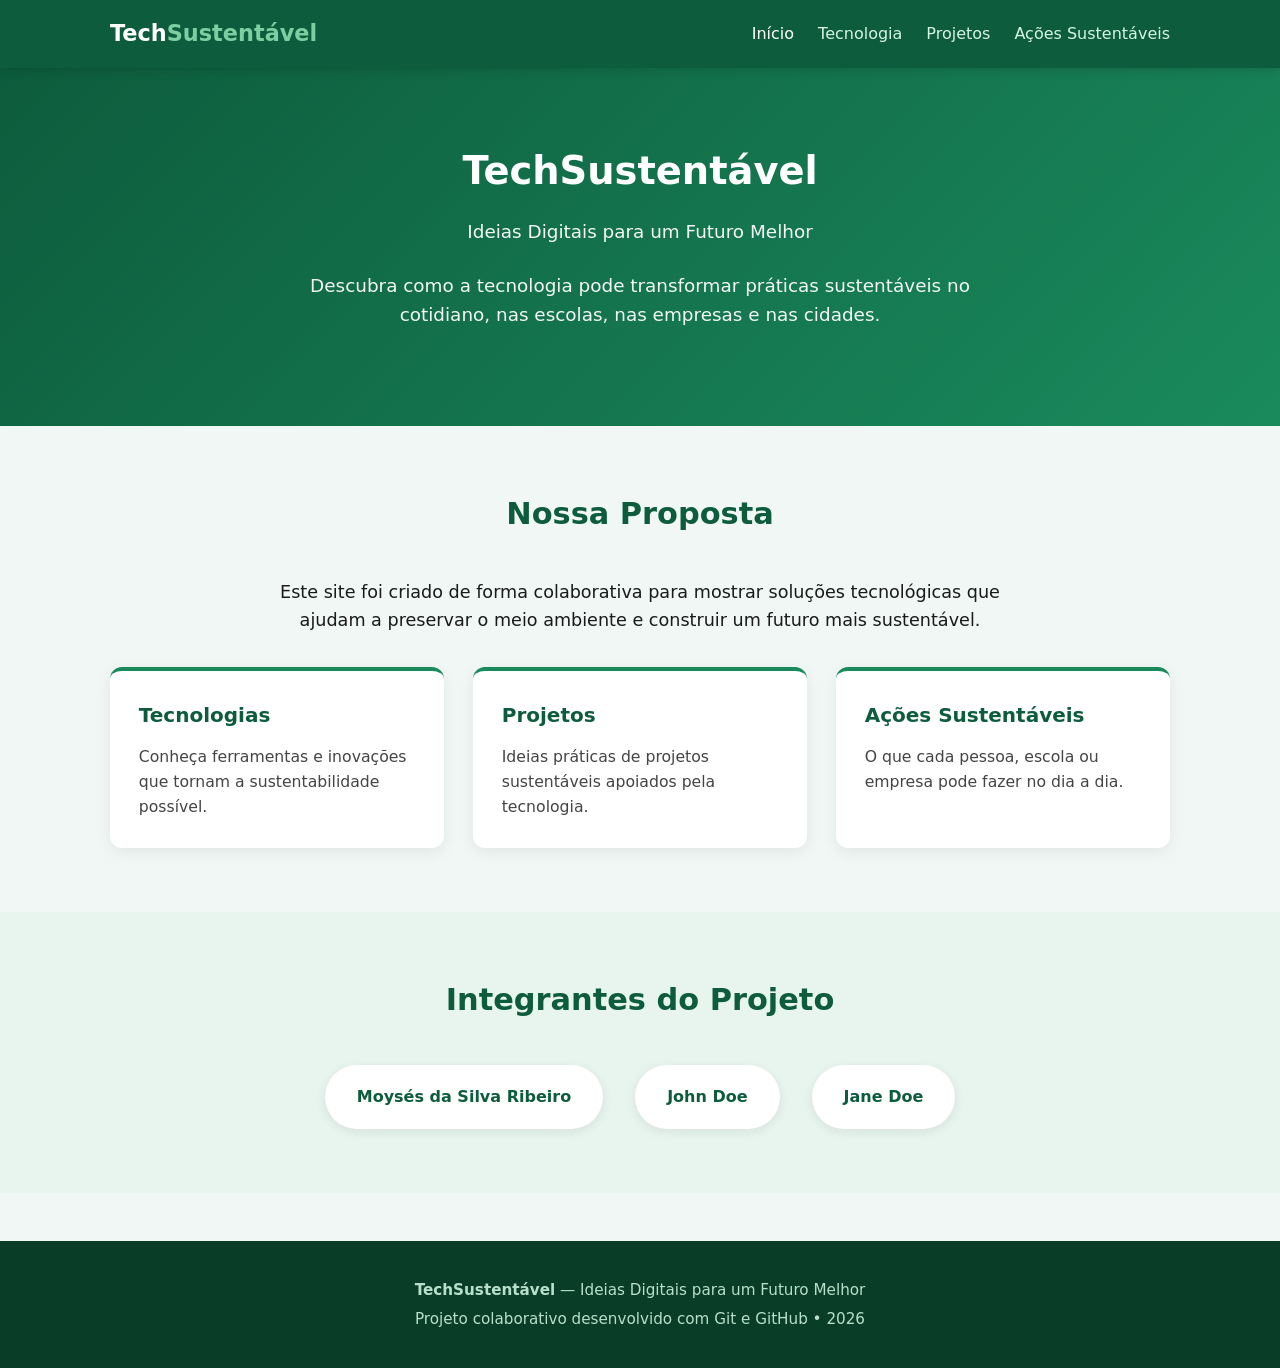
<file: index.html>
<!DOCTYPE html>
<html lang="pt-BR">
<head>
    <meta charset="UTF-8">
    <meta name="viewport" content="width=device-width, initial-scale=1.0">
    <title>TechSustentável | Ideias Digitais para um Futuro Melhor</title>
    <link rel="stylesheet" href="style.css">
</head>
<body>
    <header>
        <div class="container">
            <div class="logo">Tech<span>Sustentável</span></div>
            <nav>
                <ul>
                    <li><a href="index.html" class="active">Início</a></li>
                    <li><a href="tecnologia.html">Tecnologia</a></li>
                    <li><a href="projetos.html">Projetos</a></li>
                    <li><a href="acoes.html">Ações Sustentáveis</a></li>
                </ul>
            </nav>
        </div>
    </header>

    <section class="hero">
        <div class="container">
            <h1>TechSustentável</h1>
            <p>Ideias Digitais para um Futuro Melhor</p>
            <p>Descubra como a tecnologia pode transformar práticas sustentáveis no cotidiano, nas escolas, nas empresas e nas cidades.</p>
        </div>
    </section>

    <section>
        <div class="container">
            <h2 class="section-title">Nossa Proposta</h2>
            <p style="text-align: center; max-width: 750px; margin: 0 auto 2rem; font-size: 1.1rem;">
                Este site foi criado de forma colaborativa para mostrar soluções tecnológicas que ajudam a preservar o meio ambiente e construir um futuro mais sustentável.
            </p>

            <div class="grid">
                <a href="tecnologia.html" class="card" style="text-decoration: none; color: inherit;">
                    <h3>Tecnologias</h3>
                    <p>Conheça ferramentas e inovações que tornam a sustentabilidade possível.</p>
                </a>
                <a href="projetos.html" class="card" style="text-decoration: none; color: inherit;">
                    <h3>Projetos</h3>
                    <p>Ideias práticas de projetos sustentáveis apoiados pela tecnologia.</p>
                </a>
                <a href="acoes.html" class="card" style="text-decoration: none; color: inherit;">
                    <h3>Ações Sustentáveis</h3>
                    <p>O que cada pessoa, escola ou empresa pode fazer no dia a dia.</p>
                </a>
            </div>
        </div>
    </section>

    <section style="background: #e8f5ee;">
        <div class="container">
            <h2 class="section-title">Integrantes do Projeto</h2>
            <div class="integrantes">
                <div class="integrante">Moysés da Silva Ribeiro</div>
                <div class="integrante">John Doe</div>
                <div class="integrante">Jane Doe</div>
            </div>
        </div>
    </section>

    <footer>
        <div class="container">
            <p><strong>TechSustentável</strong> — Ideias Digitais para um Futuro Melhor</p>
            <p>Projeto colaborativo desenvolvido com Git e GitHub • 2026</p>
        </div>
    </footer>

    <script src="script.js"></script>
</body>
</html>
</file>
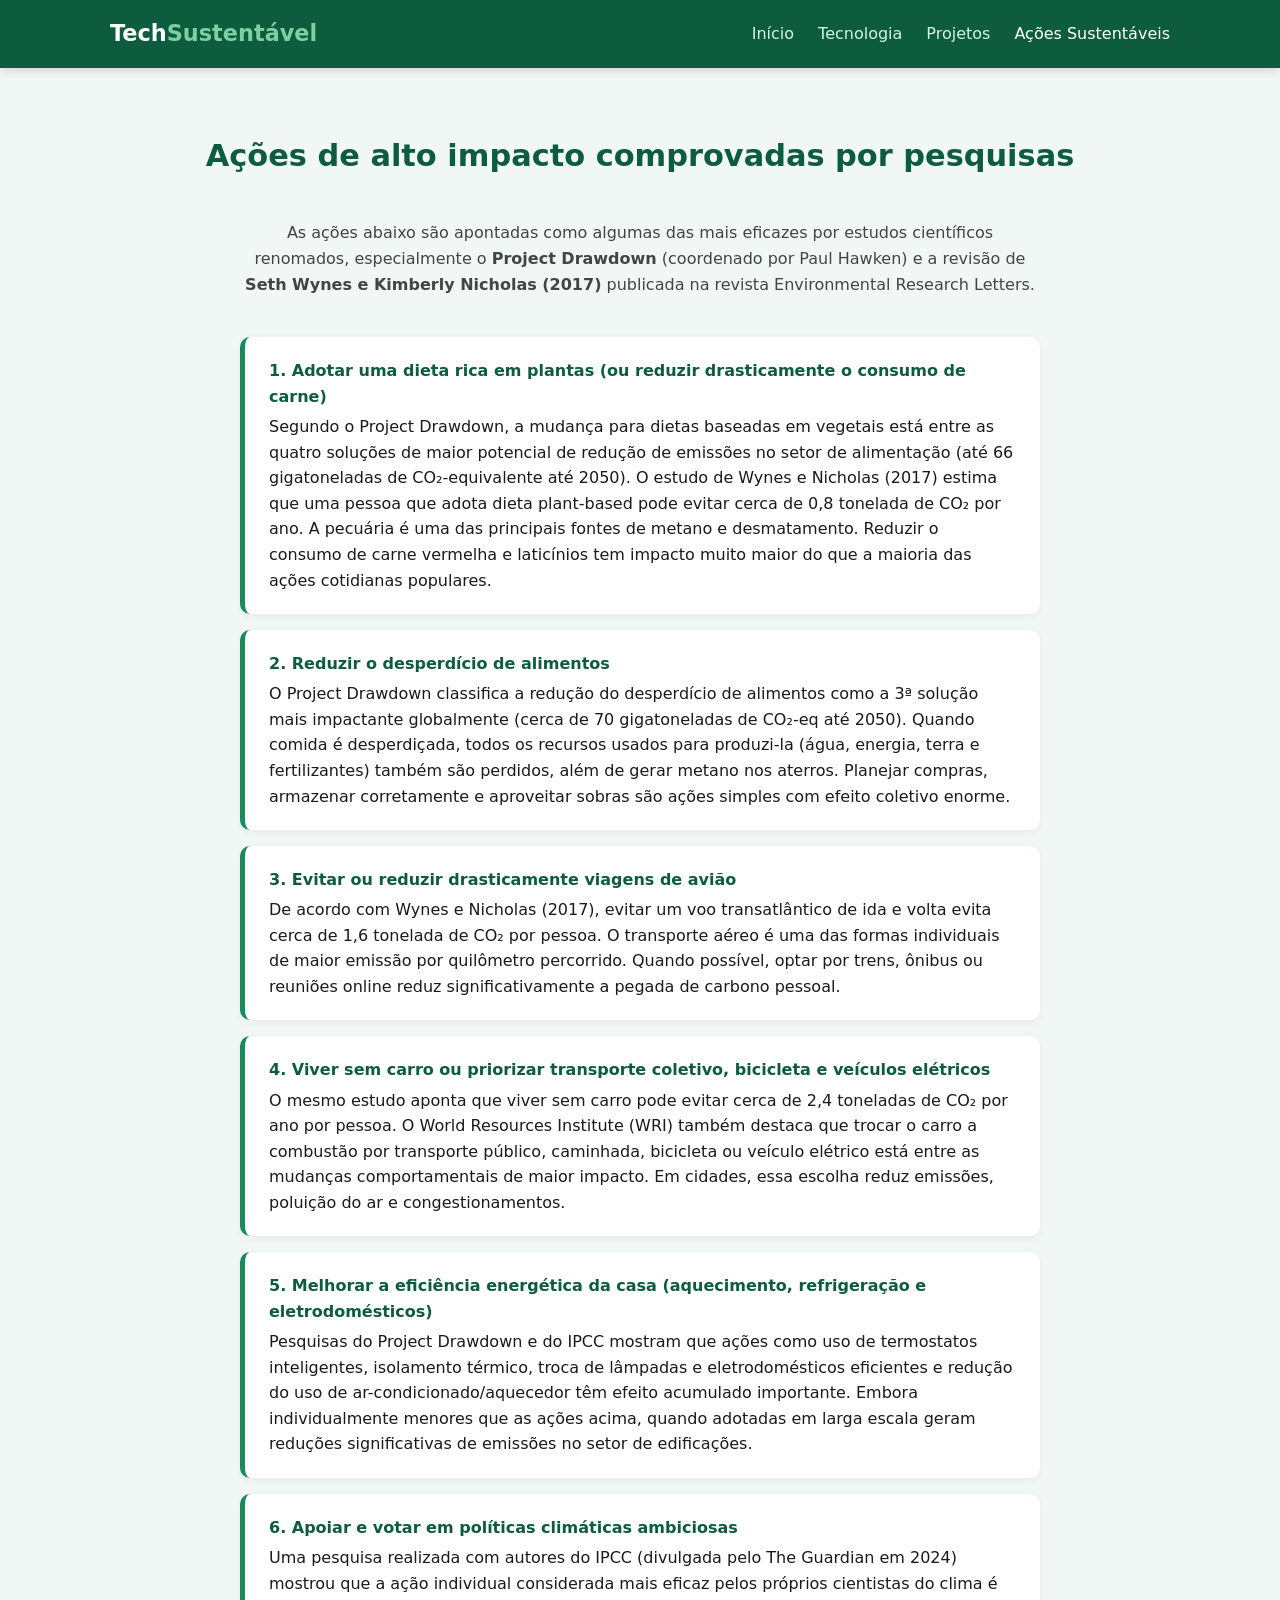
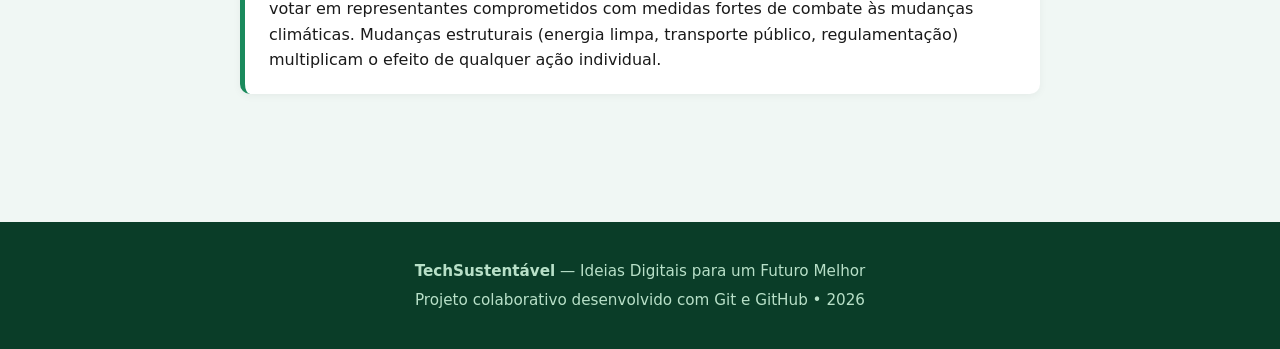
<file: acoes.html>
<!DOCTYPE html>
<html lang="pt-BR">
<head>
    <meta charset="UTF-8">
    <meta name="viewport" content="width=device-width, initial-scale=1.0">
    <title>Ações Sustentáveis | TechSustentável</title>
    <link rel="stylesheet" href="style.css">
</head>
<body>
    <header>
        <div class="container">
            <div class="logo">Tech<span>Sustentável</span></div>
            <nav>
                <ul>
                    <li><a href="index.html">Início</a></li>
                    <li><a href="tecnologia.html">Tecnologia</a></li>
                    <li><a href="projetos.html">Projetos</a></li>
                    <li><a href="acoes.html" class="active">Ações Sustentáveis</a></li>
                </ul>
            </nav>
        </div>
    </header>

    <section>
        <div class="container">
            <h2 class="section-title">Ações de alto impacto comprovadas por pesquisas</h2>
            <p style="text-align: center; max-width: 800px; margin: 0 auto 2.5rem; color: #444;">
                As ações abaixo são apontadas como algumas das mais eficazes por estudos científicos renomados, 
                especialmente o <strong>Project Drawdown</strong> (coordenado por Paul Hawken) e a revisão de 
                <strong>Seth Wynes e Kimberly Nicholas (2017)</strong> publicada na revista Environmental Research Letters.
            </p>
        
            <ul class="lista-acoes">
                <li>
                    <strong>1. Adotar uma dieta rica em plantas (ou reduzir drasticamente o consumo de carne)</strong>
                    Segundo o Project Drawdown, a mudança para dietas baseadas em vegetais está entre as quatro soluções de maior potencial de redução de emissões no setor de alimentação (até 66 gigatoneladas de CO₂-equivalente até 2050). 
                    O estudo de Wynes e Nicholas (2017) estima que uma pessoa que adota dieta plant-based pode evitar cerca de 0,8 tonelada de CO₂ por ano. 
                    A pecuária é uma das principais fontes de metano e desmatamento. Reduzir o consumo de carne vermelha e laticínios tem impacto muito maior do que a maioria das ações cotidianas populares.
                </li>
                <li>
                    <strong>2. Reduzir o desperdício de alimentos</strong>
                    O Project Drawdown classifica a redução do desperdício de alimentos como a 3ª solução mais impactante globalmente (cerca de 70 gigatoneladas de CO₂-eq até 2050). 
                    Quando comida é desperdiçada, todos os recursos usados para produzi-la (água, energia, terra e fertilizantes) também são perdidos, além de gerar metano nos aterros. 
                    Planejar compras, armazenar corretamente e aproveitar sobras são ações simples com efeito coletivo enorme.
                </li>
                <li>
                    <strong>3. Evitar ou reduzir drasticamente viagens de avião</strong>
                    De acordo com Wynes e Nicholas (2017), evitar um voo transatlântico de ida e volta evita cerca de 1,6 tonelada de CO₂ por pessoa. 
                    O transporte aéreo é uma das formas individuais de maior emissão por quilômetro percorrido. 
                    Quando possível, optar por trens, ônibus ou reuniões online reduz significativamente a pegada de carbono pessoal.
                </li>
                <li>
                    <strong>4. Viver sem carro ou priorizar transporte coletivo, bicicleta e veículos elétricos</strong>
                    O mesmo estudo aponta que viver sem carro pode evitar cerca de 2,4 toneladas de CO₂ por ano por pessoa. 
                    O World Resources Institute (WRI) também destaca que trocar o carro a combustão por transporte público, caminhada, bicicleta ou veículo elétrico está entre as mudanças comportamentais de maior impacto. 
                    Em cidades, essa escolha reduz emissões, poluição do ar e congestionamentos.
                </li>
                <li>
                    <strong>5. Melhorar a eficiência energética da casa (aquecimento, refrigeração e eletrodomésticos)</strong>
                    Pesquisas do Project Drawdown e do IPCC mostram que ações como uso de termostatos inteligentes, isolamento térmico, troca de lâmpadas e eletrodomésticos eficientes e redução do uso de ar-condicionado/aquecedor têm efeito acumulado importante. 
                    Embora individualmente menores que as ações acima, quando adotadas em larga escala geram reduções significativas de emissões no setor de edificações.
                </li>
                <li>
                    <strong>6. Apoiar e votar em políticas climáticas ambiciosas</strong>
                    Uma pesquisa realizada com autores do IPCC (divulgada pelo The Guardian em 2024) mostrou que a ação individual considerada mais eficaz pelos próprios cientistas do clima é votar em representantes comprometidos com medidas fortes de combate às mudanças climáticas. 
                    Mudanças estruturais (energia limpa, transporte público, regulamentação) multiplicam o efeito de qualquer ação individual.
                </li>
            </ul>
        </div>
    </section>

    <footer>
        <div class="container">
            <p><strong>TechSustentável</strong> — Ideias Digitais para um Futuro Melhor</p>
            <p>Projeto colaborativo desenvolvido com Git e GitHub • 2026</p>
        </div>
    </footer>
</body>
</file>
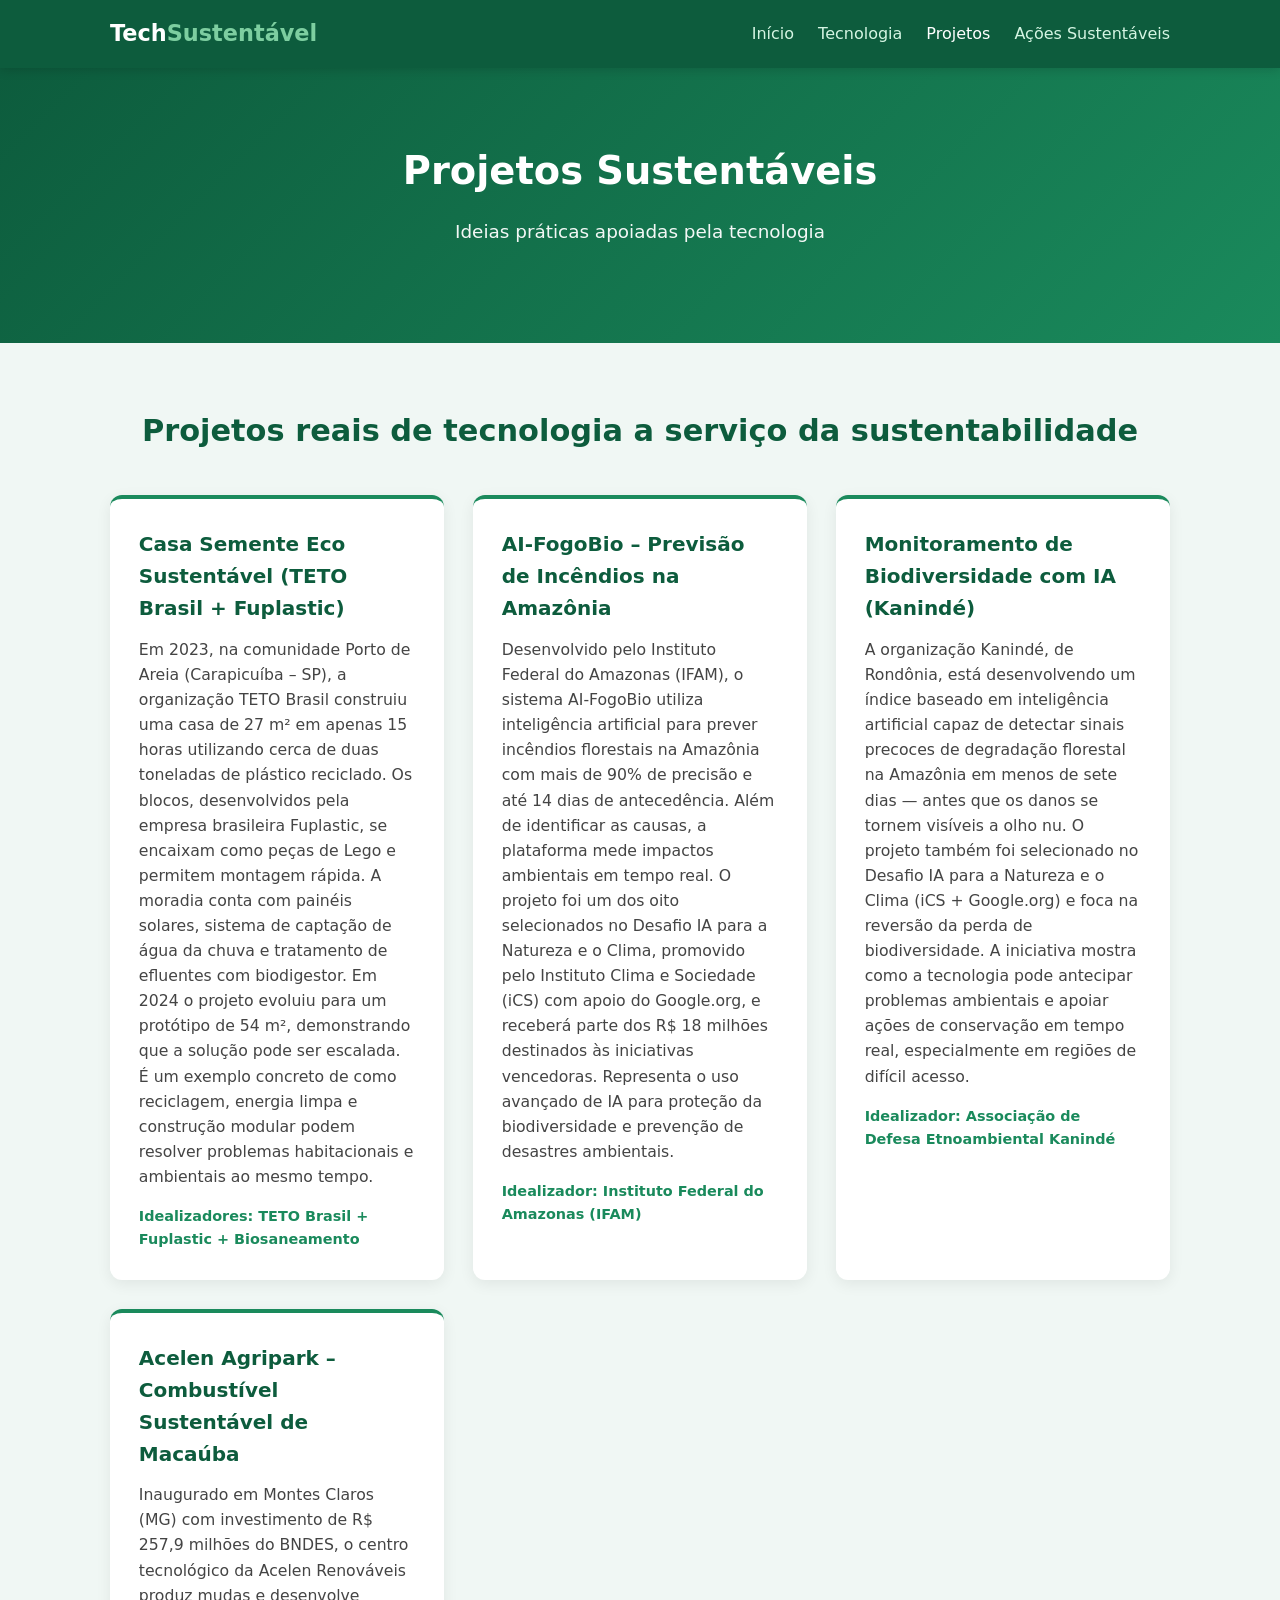
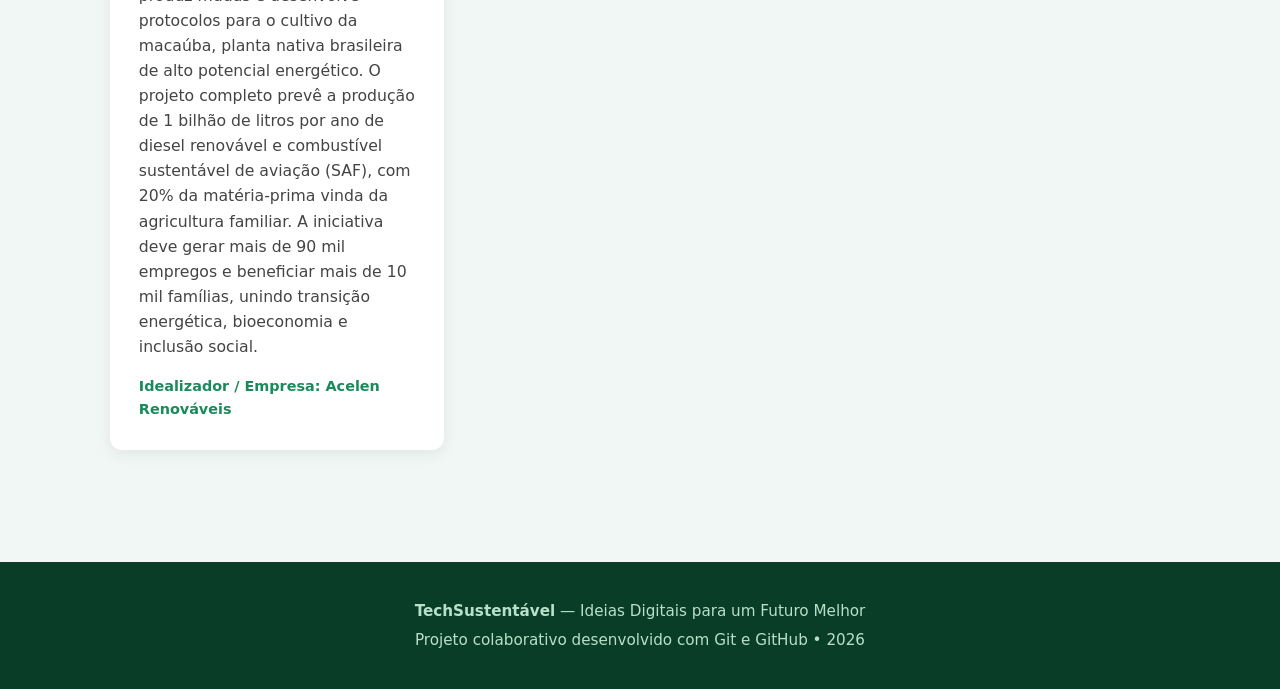
<file: projetos.html>
<!DOCTYPE html>
<html lang="pt-BR">
<head>
    <meta charset="UTF-8">
    <meta name="viewport" content="width=device-width, initial-scale=1.0">
    <title>Projetos | TechSustentável</title>
    <link rel="stylesheet" href="style.css">
</head>
<body>
    <header>
        <div class="container">
            <div class="logo">Tech<span>Sustentável</span></div>
            <nav>
                <ul>
                    <li><a href="index.html">Início</a></li>
                    <li><a href="tecnologia.html">Tecnologia</a></li>
                    <li><a href="projetos.html" class="active">Projetos</a></li>
                    <li><a href="acoes.html">Ações Sustentáveis</a></li>
                </ul>
            </nav>
        </div>
    </header>

    <section class="hero">
        <div class="container">
            <h1>Projetos Sustentáveis</h1>
            <p>Ideias práticas apoiadas pela tecnologia</p>
        </div>
    </section>

    <section>
        <div class="container">
            <h2 class="section-title">Projetos reais de tecnologia a serviço da sustentabilidade</h2>
        
            <div class="grid">
                <div class="card">
                    <h3>Casa Semente Eco Sustentável (TETO Brasil + Fuplastic)</h3>
                    <p>
                        Em 2023, na comunidade Porto de Areia (Carapicuíba – SP), a organização TETO Brasil construiu uma casa de 27 m² em apenas 15 horas utilizando cerca de duas toneladas de plástico reciclado. 
                        Os blocos, desenvolvidos pela empresa brasileira Fuplastic, se encaixam como peças de Lego e permitem montagem rápida. 
                        A moradia conta com painéis solares, sistema de captação de água da chuva e tratamento de efluentes com biodigestor. 
                        Em 2024 o projeto evoluiu para um protótipo de 54 m², demonstrando que a solução pode ser escalada. 
                        É um exemplo concreto de como reciclagem, energia limpa e construção modular podem resolver problemas habitacionais e ambientais ao mesmo tempo.
                    </p>
                    <p class="beneficio">Idealizadores: TETO Brasil + Fuplastic + Biosaneamento</p>
                </div>

                <div class="card">
                    <h3>AI-FogoBio – Previsão de Incêndios na Amazônia</h3>
                    <p>
                        Desenvolvido pelo Instituto Federal do Amazonas (IFAM), o sistema AI-FogoBio utiliza inteligência artificial para prever incêndios florestais na Amazônia com mais de 90% de precisão e até 14 dias de antecedência. 
                        Além de identificar as causas, a plataforma mede impactos ambientais em tempo real. 
                        O projeto foi um dos oito selecionados no Desafio IA para a Natureza e o Clima, promovido pelo Instituto Clima e Sociedade (iCS) com apoio do Google.org, e receberá parte dos R$ 18 milhões destinados às iniciativas vencedoras. 
                        Representa o uso avançado de IA para proteção da biodiversidade e prevenção de desastres ambientais.
                    </p>
                    <p class="beneficio">Idealizador: Instituto Federal do Amazonas (IFAM)</p>
                </div>

                <div class="card">
                    <h3>Monitoramento de Biodiversidade com IA (Kanindé)</h3>
                    <p>
                        A organização Kanindé, de Rondônia, está desenvolvendo um índice baseado em inteligência artificial capaz de detectar sinais precoces de degradação florestal na Amazônia em menos de sete dias — antes que os danos se tornem visíveis a olho nu. 
                        O projeto também foi selecionado no Desafio IA para a Natureza e o Clima (iCS + Google.org) e foca na reversão da perda de biodiversidade. 
                        A iniciativa mostra como a tecnologia pode antecipar problemas ambientais e apoiar ações de conservação em tempo real, especialmente em regiões de difícil acesso.
                    </p>
                    <p class="beneficio">Idealizador: Associação de Defesa Etnoambiental Kanindé</p>
                </div>

                <div class="card">
                    <h3>Acelen Agripark – Combustível Sustentável de Macaúba</h3>
                    <p>
                        Inaugurado em Montes Claros (MG) com investimento de R$ 257,9 milhões do BNDES, o centro tecnológico da Acelen Renováveis produz mudas e desenvolve protocolos para o cultivo da macaúba, planta nativa brasileira de alto potencial energético. 
                        O projeto completo prevê a produção de 1 bilhão de litros por ano de diesel renovável e combustível sustentável de aviação (SAF), com 20% da matéria-prima vinda da agricultura familiar. 
                        A iniciativa deve gerar mais de 90 mil empregos e beneficiar mais de 10 mil famílias, unindo transição energética, bioeconomia e inclusão social.
                    </p>
                    <p class="beneficio">Idealizador / Empresa: Acelen Renováveis</p>
                </div>
            </div>
        </div>
    </section>

    <footer>
        <div class="container">
            <p><strong>TechSustentável</strong> — Ideias Digitais para um Futuro Melhor</p>
            <p>Projeto colaborativo desenvolvido com Git e GitHub • 2026</p>
        </div>
    </footer>
</body>
</file>
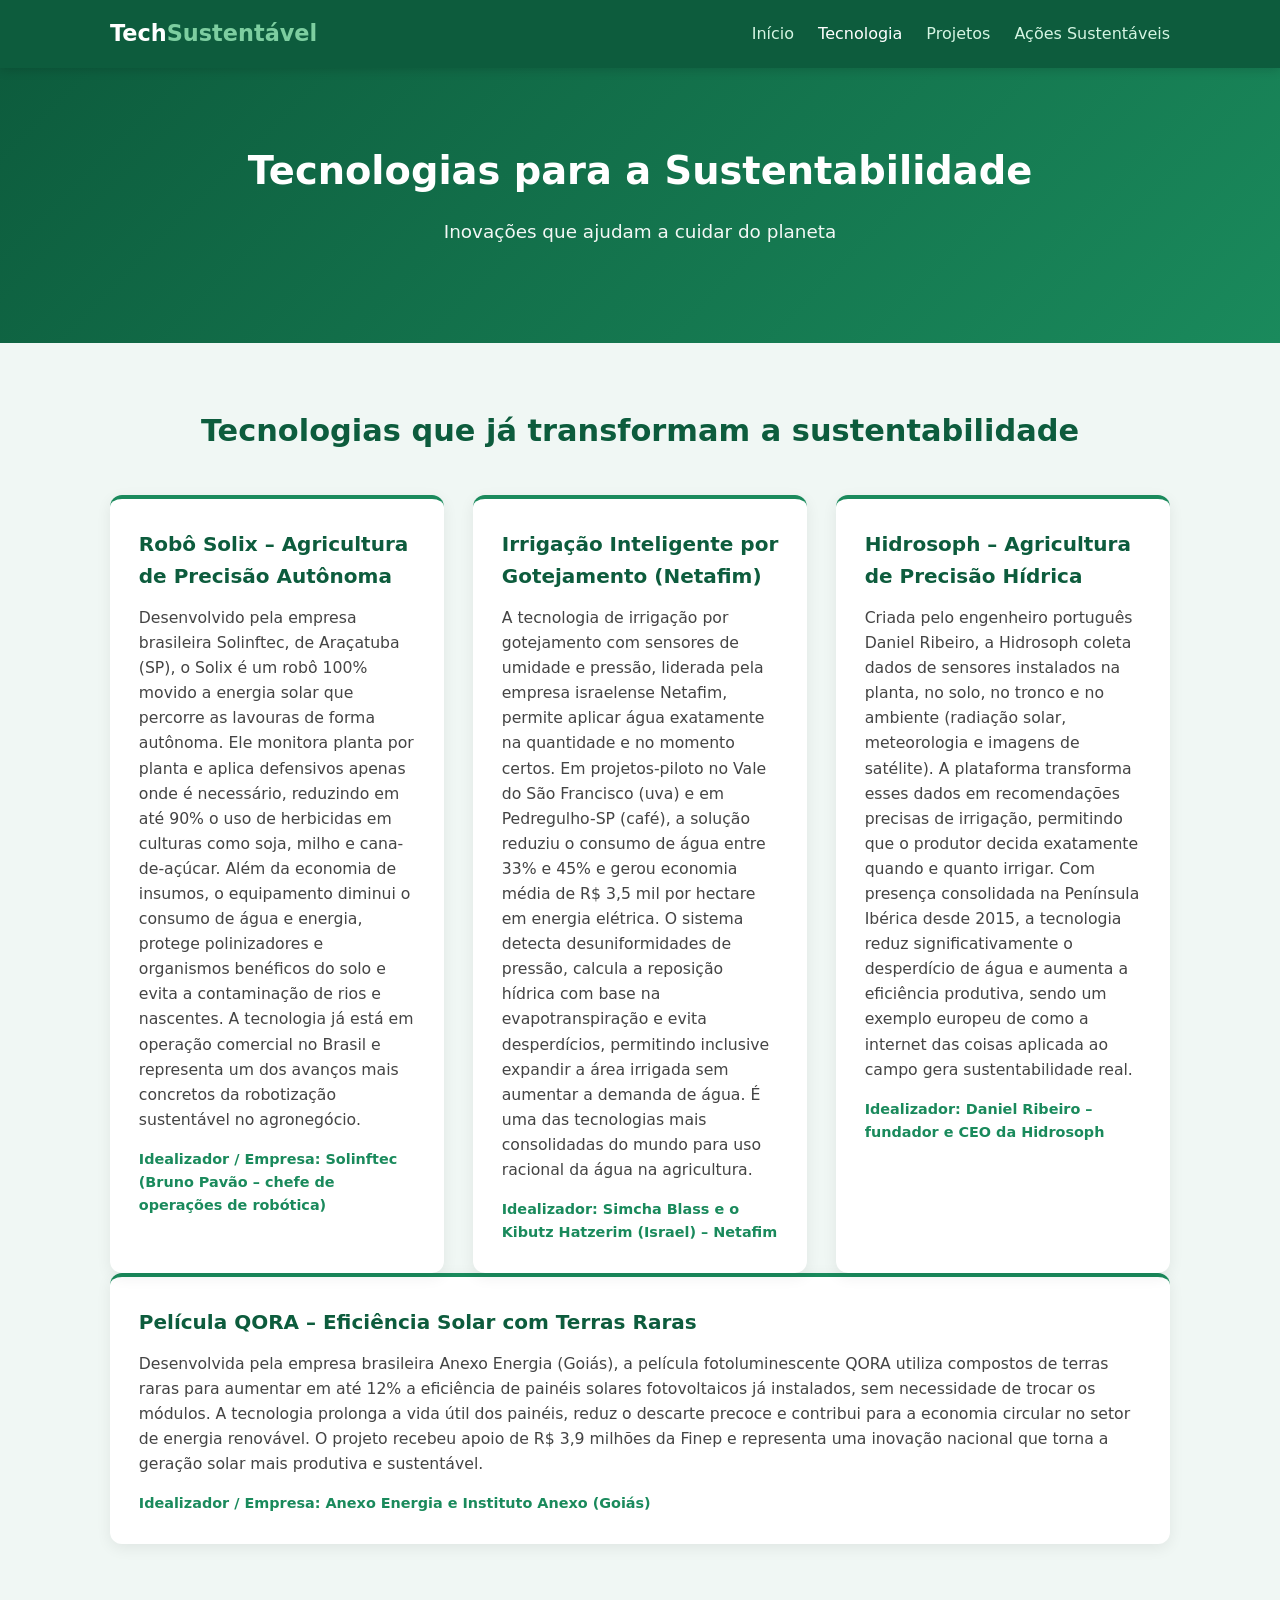
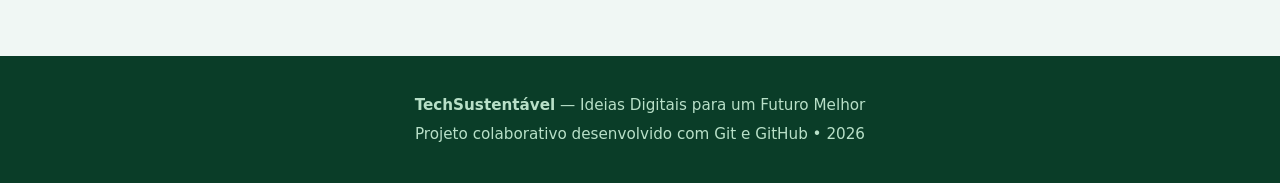
<file: tecnologia.html>
<!DOCTYPE html>
<html lang="pt-BR">
<head>
    <meta charset="UTF-8">
    <meta name="viewport" content="width=device-width, initial-scale=1.0">
    <title>Tecnologias | TechSustentável</title>
    <link rel="stylesheet" href="style.css">
</head>
<body> 
    <header>
        <div class="container">
            <div class="logo">Tech<span>Sustentável</span></div>
            <nav>
                <ul>
                    <li><a href="index.html">Início</a></li>
                    <li><a href="tecnologia.html" class="active">Tecnologia</a></li>
                    <li><a href="projetos.html">Projetos</a></li>
                    <li><a href="acoes.html">Ações Sustentáveis</a></li>
                </ul>
            </nav>
        </div>
    </header>
    <section class="hero">
        <div class="container">
            <h1>Tecnologias para a Sustentabilidade</h1>
            <p>Inovações que ajudam a cuidar do planeta</p>
        </div>
    </section>
    
    <section>
        <div class="container">
            <h2 class="section-title">Tecnologias que já transformam a sustentabilidade</h2>
        
            <div class="grid">
                <div class="card">
                    <h3>Robô Solix – Agricultura de Precisão Autônoma</h3>
                    <p>
                        Desenvolvido pela empresa brasileira Solinftec, de Araçatuba (SP), o Solix é um robô 100% movido a energia solar que percorre as lavouras de forma autônoma. 
                        Ele monitora planta por planta e aplica defensivos apenas onde é necessário, reduzindo em até 90% o uso de herbicidas em culturas como soja, milho e cana-de-açúcar. 
                        Além da economia de insumos, o equipamento diminui o consumo de água e energia, protege polinizadores e organismos benéficos do solo e evita a contaminação de rios e nascentes. 
                        A tecnologia já está em operação comercial no Brasil e representa um dos avanços mais concretos da robotização sustentável no agronegócio.
                    </p>
                    <p class="beneficio">Idealizador / Empresa: Solinftec (Bruno Pavão – chefe de operações de robótica)</p>
                </div>
                <div class="card">
                    <h3>Irrigação Inteligente por Gotejamento (Netafim)</h3>
                    <p>
                        A tecnologia de irrigação por gotejamento com sensores de umidade e pressão, liderada pela empresa israelense Netafim, permite aplicar água exatamente na quantidade e no momento certos. 
                        Em projetos-piloto no Vale do São Francisco (uva) e em Pedregulho-SP (café), a solução reduziu o consumo de água entre 33% e 45% e gerou economia média de R$ 3,5 mil por hectare em energia elétrica. 
                        O sistema detecta desuniformidades de pressão, calcula a reposição hídrica com base na evapotranspiração e evita desperdícios, permitindo inclusive expandir a área irrigada sem aumentar a demanda de água. 
                        É uma das tecnologias mais consolidadas do mundo para uso racional da água na agricultura.
                    </p>
                    <p class="beneficio">Idealizador: Simcha Blass e o Kibutz Hatzerim (Israel) – Netafim</p>
                </div>
                <div class="card">
                    <h3>Hidrosoph – Agricultura de Precisão Hídrica</h3>
                    <p>
                        Criada pelo engenheiro português Daniel Ribeiro, a Hidrosoph coleta dados de sensores instalados na planta, no solo, no tronco e no ambiente (radiação solar, meteorologia e imagens de satélite). 
                        A plataforma transforma esses dados em recomendações precisas de irrigação, permitindo que o produtor decida exatamente quando e quanto irrigar. 
                        Com presença consolidada na Península Ibérica desde 2015, a tecnologia reduz significativamente o desperdício de água e aumenta a eficiência produtiva, sendo um exemplo europeu de como a internet das coisas aplicada ao campo gera sustentabilidade real.
                    </p>
                    <p class="beneficio">Idealizador: Daniel Ribeiro – fundador e CEO da Hidrosoph</p>
                </div>
                </div>
                <div class="card">
                    <h3>Película QORA – Eficiência Solar com Terras Raras</h3>
                    <p>
                        Desenvolvida pela empresa brasileira Anexo Energia (Goiás), a película fotoluminescente QORA utiliza compostos de terras raras para aumentar em até 12% a eficiência de painéis solares fotovoltaicos já instalados, sem necessidade de trocar os módulos. 
                        A tecnologia prolonga a vida útil dos painéis, reduz o descarte precoce e contribui para a economia circular no setor de energia renovável. 
                        O projeto recebeu apoio de R$ 3,9 milhões da Finep e representa uma inovação nacional que torna a geração solar mais produtiva e sustentável.
                    </p>
                    <p class="beneficio">Idealizador / Empresa: Anexo Energia e Instituto Anexo (Goiás)</p>
                </div>
            </div>
        </div>
    </section>
    
    <footer>
        <div class="container">
            <p><strong>TechSustentável</strong> — Ideias Digitais para um Futuro Melhor</p>
            <p>Projeto colaborativo desenvolvido com Git e GitHub • 2026</p>
        </div>
    </footer>
</body>
</file>
<file: style.css>
/* ===== RESET E BASE ===== */
* {
    margin: 0;
    padding: 0;
    box-sizing: border-box;
}

body {
    font-family: 'Segoe UI', system-ui, sans-serif;
    line-height: 1.6;
    color: #1a1a1a;
    background-color: #f0f7f4;
}

.container {
    max-width: 1100px;
    margin: 0 auto;
    padding: 0 20px;
}

/* ===== HEADER ===== */
header {
    background: #0d5c3d;
    color: white;
    padding: 1rem 0;
    position: sticky;
    top: 0;
    z-index: 100;
    box-shadow: 0 2px 10px rgba(0,0,0,0.15);
}

header .container {
    display: flex;
    justify-content: space-between;
    align-items: center;
    flex-wrap: wrap;
    gap: 1rem;
}

.logo {
    font-size: 1.4rem;
    font-weight: 700;
}

.logo span {
    color: #7dcea0;
}

nav ul {
    list-style: none;
    display: flex;
    gap: 1.5rem;
}

nav a {
    color: #d5f5e3;
    text-decoration: none;
    font-weight: 500;
    transition: color 0.3s;
}

nav a:hover,
nav a.active {
    color: #ffffff;
}

/* ===== HERO ===== */
.hero {
    background: linear-gradient(135deg, #0d5c3d, #1a8a5c);
    color: white;
    padding: 4.5rem 0;
    text-align: center;
}

.hero h1 {
    font-size: 2.4rem;
    margin-bottom: 1rem;
}

.hero p {
    font-size: 1.15rem;
    max-width: 700px;
    margin: 0 auto 1.5rem;
    opacity: 0.95;
}

/* ===== SEÇÕES ===== */
section {
    padding: 4rem 0;
}

.section-title {
    text-align: center;
    margin-bottom: 2.5rem;
    color: #0d5c3d;
    font-size: 1.9rem;
}

/* ===== CARDS ===== */
.grid {
    display: grid;
    grid-template-columns: repeat(auto-fit, minmax(280px, 1fr));
    gap: 1.8rem;
}

.card {
    background: white;
    border-radius: 12px;
    padding: 1.8rem;
    box-shadow: 0 4px 15px rgba(0,0,0,0.07);
    transition: transform 0.25s, box-shadow 0.25s;
    border-top: 4px solid #1a8a5c;
}

.card:hover {
    transform: translateY(-5px);
    box-shadow: 0 8px 25px rgba(0,0,0,0.12);
}

.card h3 {
    color: #0d5c3d;
    margin-bottom: 0.8rem;
    font-size: 1.25rem;
}

.card p {
    color: #444;
    font-size: 0.98rem;
}

.card .beneficio {
    margin-top: 1rem;
    font-size: 0.9rem;
    color: #1a8a5c;
    font-weight: 600;
}

/* ===== LISTA DE AÇÕES ===== */
.lista-acoes {
    list-style: none;
    max-width: 800px;
    margin: 0 auto;
}

.lista-acoes li {
    background: white;
    margin-bottom: 1rem;
    padding: 1.3rem 1.5rem;
    border-radius: 10px;
    border-left: 5px solid #1a8a5c;
    box-shadow: 0 2px 8px rgba(0,0,0,0.05);
}

.lista-acoes strong {
    color: #0d5c3d;
    display: block;
    margin-bottom: 0.3rem;
}

/* ===== INTEGRANTES ===== */
.integrantes {
    display: flex;
    justify-content: center;
    gap: 2rem;
    flex-wrap: wrap;
    margin-top: 2rem;
}

.integrante {
    background: white;
    padding: 1.2rem 2rem;
    border-radius: 50px;
    box-shadow: 0 3px 12px rgba(0,0,0,0.08);
    font-weight: 600;
    color: #0d5c3d;
}

/* ===== FOOTER ===== */
footer {
    background: #0a3d28;
    color: #b8e0c8;
    text-align: center;
    padding: 2rem 0;
    margin-top: 3rem;
}

footer p {
    margin: 0.3rem 0;
    font-size: 0.95rem;
}

/* ===== RESPONSIVO ===== */
@media (max-width: 700px) {
    header .container {
        flex-direction: column;
        text-align: center;
    }

    nav ul {
        flex-direction: column;
        gap: 0.6rem;
    }

    .hero h1 {
        font-size: 1.8rem;
    }
}
</file>
